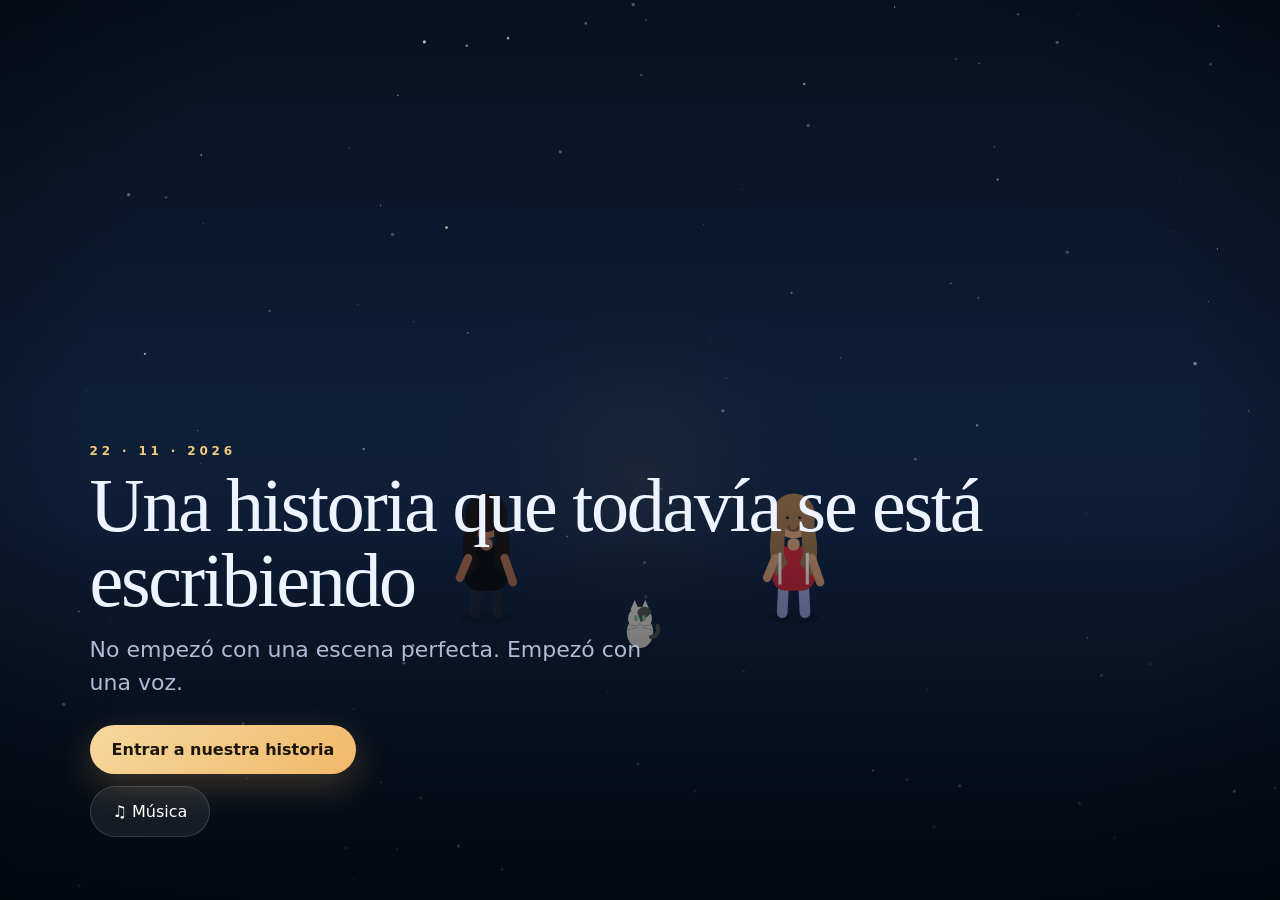
<file: index.html>
<!doctype html>
<html lang="es">
<head>
  <meta charset="utf-8" />
  <meta name="viewport" content="width=device-width,initial-scale=1,viewport-fit=cover" />
  <meta name="theme-color" content="#07111f" />
  <title>4 meses · Una historia que sigue</title>
  <link rel="stylesheet" href="styles.css" />
</head>
<body>
  <main id="app" aria-live="polite">
    <canvas id="world" aria-label="Historia animada"></canvas>
    <section id="overlay" class="overlay">
      <div class="eyebrow">22 · 11 · 2026</div>
      <h1>Una historia que todavía se está escribiendo</h1>
      <p class="lead">No empezó con una escena perfecta. Empezó con una voz.</p>
      <button id="startBtn" class="primary">Entrar a nuestra historia</button>
      <button id="soundBtn" class="ghost" aria-pressed="false">♫ Música</button>
    </section>
    <section id="storyUI" class="story-ui hidden">
      <div id="chapter" class="chapter"></div>
      <div id="caption" class="caption"></div>
      <div class="progress"><span id="progressBar"></span></div>
      <button id="skipBtn" class="mini">Saltar película</button>
    </section>
    <section id="letter" class="panel hidden">
      <div class="paper">
        <div class="paper-kicker">Para ti</div>
        <h2>Cuatro meses</h2>
        <div id="letterBody" class="letter-body">
          <p>Este espacio es para la carta que voy a escribirte.</p>
          <p>No quería que apareciera antes de tiempo porque esta parte tiene que sonar a mí, no a una plantilla.</p>
        </div>
        <button id="letterNext" class="primary dark">Seguir</button>
      </div>
    </section>
    <section id="memory" class="panel hidden">
      <div class="memory-shell">
        <div class="eyebrow">Interludio</div>
        <h2>Constelación de coincidencias</h2>
        <p>Toca los hilos. Cada uno conecta dos momentos que parecían separados.</p>
        <canvas id="memoryCanvas"></canvas>
        <div id="memoryText" class="memory-text">Hay historias que no empiezan con una señal. Empiezan con muchas pequeñas.</div>
        <button id="memoryNext" class="primary">Abrir la última puerta</button>
      </div>
    </section>
    <section id="escape" class="panel hidden">
      <div class="escape-shell">
        <div class="escape-top"><span>TZUYU.exe</span><span id="roomStatus">Habitación 01</span></div>
        <canvas id="escapeCanvas"></canvas>
        <div id="escapeHUD" class="escape-hud"></div>
        <div id="inventory" class="inventory"></div>
      </div>
    </section>
    <section id="finale" class="panel hidden">
      <div class="finale-shell">
        <div id="finaleArt" class="finale-art"></div>
        <div class="eyebrow">Sorpresa completada</div>
        <h2>Todo esto era para sacarte un ratito del mundo.</h2>
        <p>Tzuyu nunca desapareció. Yo tampoco. Solo necesitábamos una excusa ridículamente complicada para llegar hasta aquí.</p>
        <div class="gift-card">
          <div class="bracelet black-red" aria-label="Pulsera negra y roja"><span class="charm">♡</span></div>
          <div class="bracelet white-pink" aria-label="Pulsera blanca y rosa"><span class="charm">♡</span></div>
        </div>
        <h3>Y todavía falta el regalo de verdad.</h3>
        <p class="ending">Una historia que todavía se está escribiendo.</p>
      </div>
    </section>
  </main>
  <script src="data.js"></script>
  <script src="characters.js"></script>
  <script src="effects.js"></script>
  <script src="music.js"></script>
  <script src="scene-engine.js"></script>
  <script src="scenes.js"></script>
  <script src="memories.js"></script>
  <script src="escape.js"></script>
  <script src="finale.js"></script>
  <script src="app.js"></script>
</body>
</html>
</file>
<file: styles.css>
:root{--bg:#07111f;--ink:#eef4ff;--muted:#aebcd4;--gold:#f3c97a;--blue:#9dc7ff;--pink:#ffbddb;--paper:#efe2c4;--paperInk:#38291f;--glass:rgba(7,17,31,.7)}
*{box-sizing:border-box}html,body{margin:0;width:100%;height:100%;background:var(--bg);font-family:ui-rounded,system-ui,-apple-system,BlinkMacSystemFont,"SF Pro Display",sans-serif;color:var(--ink);overflow:hidden}button{font:inherit}#app{position:relative;width:100%;height:100%;min-height:100dvh;background:radial-gradient(circle at 50% 0,#132746,#07111f 58%)}#world{position:absolute;inset:0;width:100%;height:100%;touch-action:none}.overlay,.panel,.story-ui{position:absolute;inset:0;z-index:4}.overlay{display:flex;flex-direction:column;justify-content:flex-end;align-items:flex-start;padding:8vh 7vw max(7vh,46px);background:linear-gradient(180deg,rgba(3,8,15,.05),rgba(3,8,15,.15) 45%,rgba(3,8,15,.88));transition:.7s ease}.overlay h1{font-family:Georgia,serif;font-weight:500;font-size:clamp(38px,10vw,76px);line-height:.98;max-width:900px;margin:10px 0 16px;letter-spacing:-.03em}.lead{font-size:clamp(17px,4vw,22px);color:var(--muted);max-width:560px;line-height:1.5;margin:0 0 26px}.eyebrow{text-transform:uppercase;letter-spacing:.32em;font-size:12px;color:var(--gold);font-weight:800}.primary,.ghost,.mini{border:0;border-radius:999px;padding:15px 22px;cursor:pointer}.primary{background:linear-gradient(135deg,#f6d89d,#f0b96a);color:#1d160d;font-weight:800;box-shadow:0 12px 36px rgba(240,185,106,.23)}.ghost{margin-top:12px;background:rgba(255,255,255,.07);border:1px solid rgba(255,255,255,.15);color:white}.story-ui{pointer-events:none;padding:calc(env(safe-area-inset-top) + 26px) 6vw calc(env(safe-area-inset-bottom) + 30px);display:flex;flex-direction:column;justify-content:space-between}.chapter{font-size:11px;letter-spacing:.3em;text-transform:uppercase;color:var(--gold);font-weight:800}.caption{align-self:center;text-align:center;max-width:770px;font-family:Georgia,serif;font-size:clamp(25px,6.3vw,54px);line-height:1.15;text-shadow:0 5px 40px #000;min-height:3.4em;display:flex;align-items:center;justify-content:center}.progress{height:2px;background:rgba(255,255,255,.14);width:100%;position:absolute;left:0;bottom:0}.progress span{display:block;height:100%;background:var(--gold);width:0}.mini{pointer-events:auto;align-self:flex-end;background:rgba(0,0,0,.28);color:#dce5f5;border:1px solid rgba(255,255,255,.12);padding:9px 14px;font-size:12px}.hidden{opacity:0!important;visibility:hidden!important;pointer-events:none!important}.panel{display:flex;align-items:center;justify-content:center;overflow:auto;padding:24px;background:radial-gradient(circle at top,#17243c,#07111f 64%)}.paper{width:min(720px,94vw);max-height:88dvh;overflow:auto;background:radial-gradient(circle at 50% 0,#f8edd2,#e8d5ae);color:var(--paperInk);padding:50px clamp(25px,7vw,70px);border-radius:6px 6px 26px 26px;box-shadow:0 28px 90px rgba(0,0,0,.45),inset 0 0 0 1px rgba(102,69,42,.18);position:relative}.paper:before,.paper:after{content:"";position:absolute;left:0;right:0;height:14px;background:rgba(110,73,38,.08)}.paper:before{top:0}.paper:after{bottom:0}.paper-kicker{text-transform:uppercase;letter-spacing:.3em;font-size:11px}.paper h2{font:500 clamp(42px,12vw,82px)/.95 Georgia,serif;margin:18px 0 34px}.letter-body{font:18px/1.8 Georgia,serif}.dark{margin-top:28px;background:#392b20;color:#fff}.memory-shell,.escape-shell,.finale-shell{width:min(900px,100%);text-align:center}.memory-shell h2,.finale-shell h2{font:500 clamp(38px,9vw,70px)/1 Georgia,serif;margin:12px auto 16px}.memory-shell>p{color:var(--muted);max-width:600px;margin:0 auto 18px}.memory-shell canvas{width:100%;height:min(48vh,430px);display:block;border-radius:28px;background:linear-gradient(#081323,#0b1e33);box-shadow:inset 0 0 0 1px rgba(255,255,255,.07)}.memory-text{min-height:56px;margin:18px auto;color:#d9e6f7;font:18px/1.45 Georgia,serif;max-width:650px}.escape-shell{max-width:720px}.escape-top{display:flex;justify-content:space-between;padding:10px 14px;font-size:11px;letter-spacing:.18em;text-transform:uppercase;color:#b9d5ff}.escape-shell canvas{display:block;width:100%;aspect-ratio:9/13;max-height:68dvh;background:#101b2c;border-radius:26px;border:1px solid rgba(255,255,255,.1);box-shadow:0 25px 80px rgba(0,0,0,.38);touch-action:none}.escape-hud{min-height:56px;padding:12px;color:#dce7f8}.inventory{display:flex;gap:10px;justify-content:center;flex-wrap:wrap}.inv{padding:8px 12px;border-radius:999px;background:#172944;border:1px solid #2e4768;font-size:12px}.finale-shell{padding:30px 8px}.finale-art{width:100%;height:160px;position:relative}.finale-art:before,.finale-art:after{content:"";position:absolute;width:120px;height:120px;border-radius:50%;filter:blur(30px);opacity:.55}.finale-art:before{left:18%;background:#f3c97a}.finale-art:after{right:18%;background:#ff95c8}.finale-shell p{max-width:620px;margin:12px auto;color:var(--muted);line-height:1.6}.gift-card{display:flex;gap:24px;justify-content:center;margin:34px auto}.bracelet{width:132px;height:132px;border:12px dotted;position:relative;border-radius:50%;filter:drop-shadow(0 14px 20px rgba(0,0,0,.3))}.black-red{border-color:#d52031}.black-red:after{content:"";position:absolute;inset:-12px;border:12px dotted #0e1118;border-radius:50%;transform:rotate(16deg);clip-path:polygon(0 0,58% 0,58% 100%,0 100%)}.white-pink{border-color:#ff8fc7}.white-pink:after{content:"";position:absolute;inset:-12px;border:12px dotted #f6f2ef;border-radius:50%;transform:rotate(-18deg);clip-path:polygon(45% 0,100% 0,100% 100%,45% 100%)}.charm{position:absolute;left:50%;bottom:-29px;transform:translateX(-50%);background:#1a1f2b;color:white;border:2px solid white;width:40px;height:44px;display:grid;place-items:center;border-radius:16px 16px 22px 22px;z-index:3}.ending{font-family:Georgia,serif;font-style:italic;color:#f4d69a!important}@media(max-width:500px){.overlay{padding-left:26px;padding-right:26px}.caption{padding:0 12px}.panel{padding:14px}.paper{padding-top:42px}.gift-card{gap:14px}.bracelet{width:110px;height:110px}}
</file>
